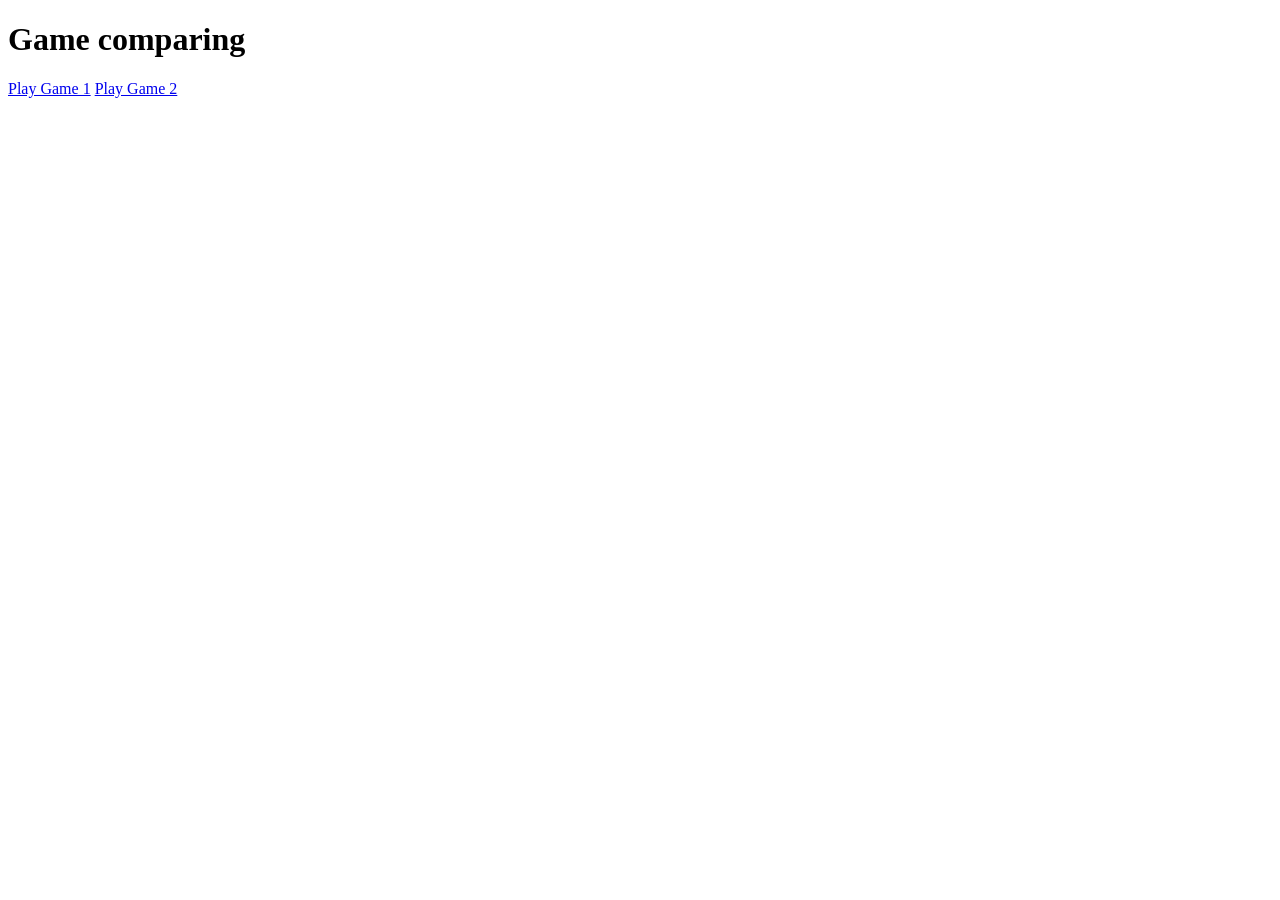
<file: index.html>
<!DOCTYPE html>
<html lang="en">
<head>
    <meta charset="UTF-8">
    <meta name="viewport" content="width=device-width, initial-scale=1.0">
    <title>Document</title>

</head>
<body>
    <h1>Game comparing</h1>
    <a href="/ProgramminCollege/game_KOV/game_cloude.html" target="_blank">Play Game 1</a>
    <a href="/ProgramminCollege/game2_KOV/game_grok.html" target="_blank">Play Game 2</a>
</body>
</html>
</file>
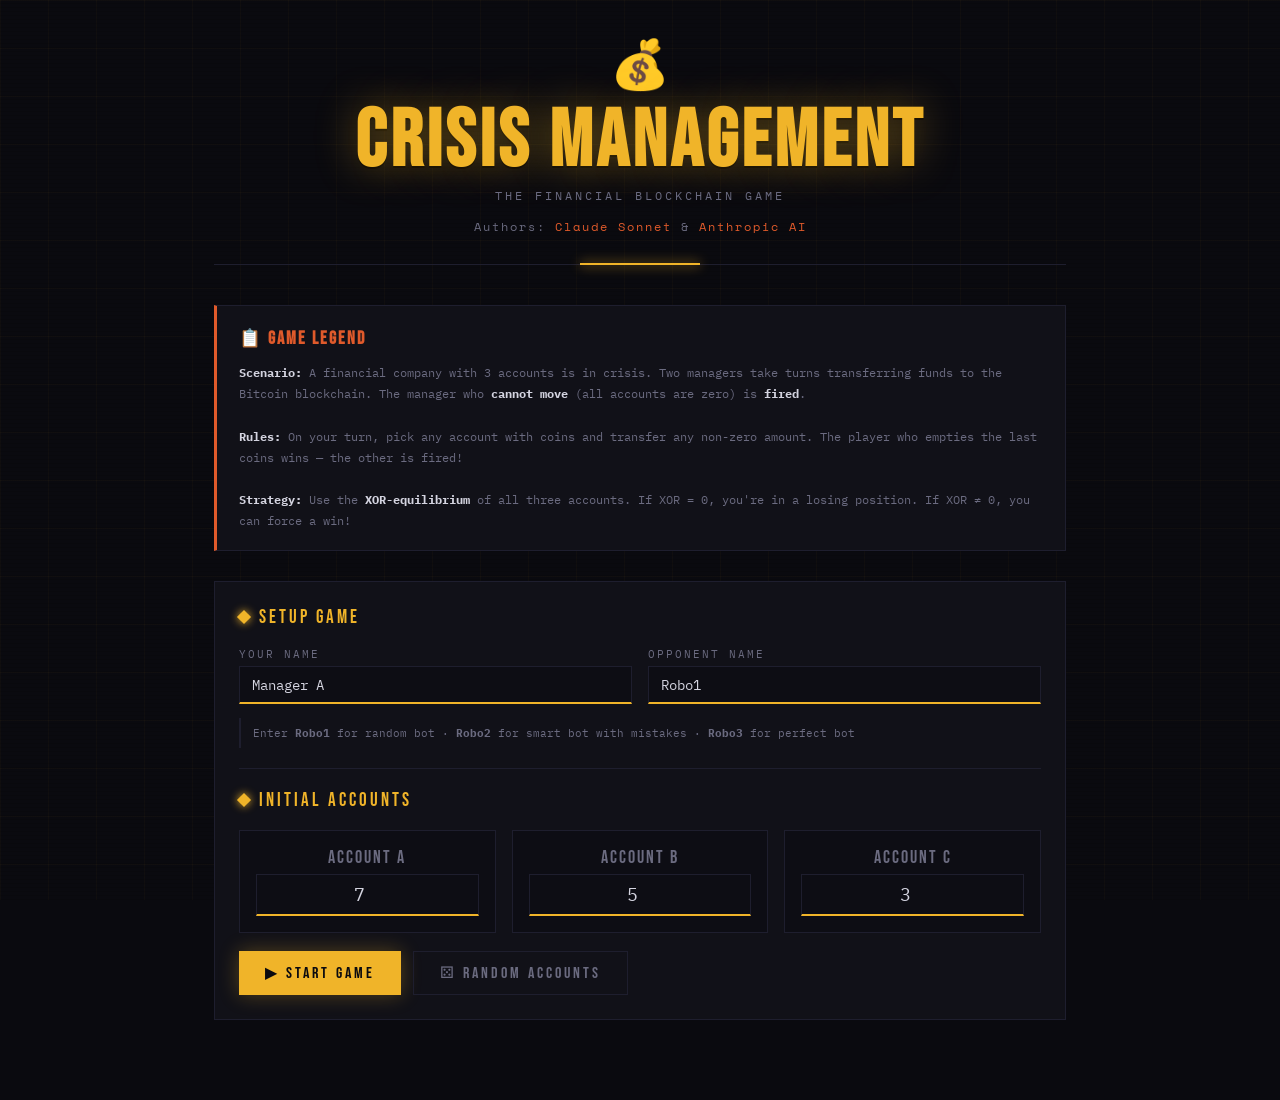
<file: game/index.html>
<!doctype html>
<html lang="en">
  <head>
    <meta charset="UTF-8" />
    <meta name="viewport" content="width=device-width, initial-scale=1.0" />
    <title>Crisis Management 💰</title>
    <link
      href="https://fonts.googleapis.com/css2?family=Bebas+Neue&family=IBM+Plex+Mono:wght@300;400;600&family=Space+Mono:wght@400;700&display=swap"
      rel="stylesheet"
    />
    <style>
      :root {
        --bg: #0a0a0f;
        --panel: #111118;
        --border: #1e1e2e;
        --accent: #f0b429;
        --accent2: #e05a2b;
        --safe: #2eb872;
        --danger: #e03b3b;
        --text: #d4d4e0;
        --muted: #6b6b80;
        --glow: 0 0 24px rgba(240, 180, 41, 0.18);
      }

      * {
        box-sizing: border-box;
        margin: 0;
        padding: 0;
      }

      body {
        background: var(--bg);
        color: var(--text);
        font-family: "IBM Plex Mono", monospace;
        min-height: 100vh;
        overflow-x: hidden;
        position: relative;
      }

      /* Animated grid background */
      body::before {
        content: "";
        position: fixed;
        inset: 0;
        background-image:
          linear-gradient(rgba(240, 180, 41, 0.03) 1px, transparent 1px),
          linear-gradient(90deg, rgba(240, 180, 41, 0.03) 1px, transparent 1px);
        background-size: 48px 48px;
        pointer-events: none;
        z-index: 0;
      }

      .scanline {
        position: fixed;
        inset: 0;
        background: repeating-linear-gradient(
          to bottom,
          transparent 0,
          transparent 3px,
          rgba(0, 0, 0, 0.08) 3px,
          rgba(0, 0, 0, 0.08) 4px
        );
        pointer-events: none;
        z-index: 1;
      }

      .container {
        position: relative;
        z-index: 2;
        max-width: 900px;
        margin: 0 auto;
        padding: 32px 24px 60px;
      }

      /* Header */
      header {
        text-align: center;
        margin-bottom: 40px;
        padding-bottom: 28px;
        border-bottom: 1px solid var(--border);
        position: relative;
      }

      header::after {
        content: "";
        position: absolute;
        bottom: -1px;
        left: 50%;
        transform: translateX(-50%);
        width: 120px;
        height: 2px;
        background: var(--accent);
        box-shadow: 0 0 12px var(--accent);
      }

      .coin-emoji {
        font-size: 3rem;
        display: block;
        margin-bottom: 8px;
        animation: float 3s ease-in-out infinite;
      }
      @keyframes float {
        0%,
        100% {
          transform: translateY(0);
        }
        50% {
          transform: translateY(-8px);
        }
      }

      h1 {
        font-family: "Bebas Neue", sans-serif;
        font-size: clamp(2.8rem, 8vw, 5rem);
        letter-spacing: 4px;
        color: var(--accent);
        text-shadow:
          0 0 40px rgba(240, 180, 41, 0.4),
          0 2px 0 rgba(0, 0, 0, 0.8);
        line-height: 1;
        margin-bottom: 6px;
      }

      .subtitle {
        font-size: 0.75rem;
        letter-spacing: 3px;
        text-transform: uppercase;
        color: var(--muted);
        margin-bottom: 14px;
      }

      h2.authors {
        font-family: "Space Mono", monospace;
        font-size: 0.78rem;
        color: var(--muted);
        letter-spacing: 2px;
        font-weight: 400;
      }
      h2.authors span {
        color: var(--accent2);
      }

      /* Legend */
      .legend {
        background: var(--panel);
        border: 1px solid var(--border);
        border-left: 3px solid var(--accent2);
        padding: 18px 22px;
        margin-bottom: 30px;
        font-size: 0.78rem;
        line-height: 1.7;
        color: var(--muted);
      }
      .legend h3 {
        font-family: "Bebas Neue", sans-serif;
        font-size: 1.1rem;
        letter-spacing: 2px;
        color: var(--accent2);
        margin-bottom: 8px;
      }
      .legend strong {
        color: var(--text);
      }

      /* Setup Panel */
      .panel {
        background: var(--panel);
        border: 1px solid var(--border);
        padding: 24px;
        margin-bottom: 20px;
      }

      .panel-title {
        font-family: "Bebas Neue", sans-serif;
        font-size: 1.2rem;
        letter-spacing: 3px;
        color: var(--accent);
        margin-bottom: 18px;
        display: flex;
        align-items: center;
        gap: 10px;
      }
      .panel-title::before {
        content: "";
        display: inline-block;
        width: 10px;
        height: 10px;
        background: var(--accent);
        transform: rotate(45deg);
        box-shadow: 0 0 8px var(--accent);
      }

      .field-row {
        display: flex;
        gap: 16px;
        flex-wrap: wrap;
        margin-bottom: 14px;
        align-items: center;
      }

      label {
        font-size: 0.7rem;
        letter-spacing: 2px;
        text-transform: uppercase;
        color: var(--muted);
        display: block;
        margin-bottom: 5px;
      }

      input[type="text"],
      input[type="number"] {
        background: #0d0d14;
        border: 1px solid var(--border);
        border-bottom: 2px solid var(--accent);
        color: var(--text);
        font-family: "IBM Plex Mono", monospace;
        font-size: 0.9rem;
        padding: 8px 12px;
        outline: none;
        transition:
          border-color 0.2s,
          box-shadow 0.2s;
        width: 100%;
      }
      input[type="text"]:focus,
      input[type="number"]:focus {
        border-color: var(--accent);
        box-shadow: 0 0 0 2px rgba(240, 180, 41, 0.12);
      }

      .field {
        flex: 1;
        min-width: 140px;
      }

      /* Accounts row */
      .accounts-row {
        display: grid;
        grid-template-columns: repeat(3, 1fr);
        gap: 16px;
        margin-bottom: 18px;
      }

      .account-card {
        background: #0d0d14;
        border: 1px solid var(--border);
        padding: 16px;
        text-align: center;
        position: relative;
        transition: border-color 0.2s;
      }
      .account-card.active-account {
        border-color: var(--accent);
        box-shadow: var(--glow);
      }

      .account-label {
        font-family: "Bebas Neue", sans-serif;
        font-size: 1.1rem;
        letter-spacing: 2px;
        color: var(--muted);
        margin-bottom: 6px;
      }

      .account-val {
        font-family: "Bebas Neue", sans-serif;
        font-size: 2.4rem;
        color: var(--accent);
        text-shadow: 0 0 16px rgba(240, 180, 41, 0.3);
        line-height: 1;
        margin-bottom: 8px;
      }

      .account-input {
        width: 100%;
        text-align: center;
        font-size: 1.1rem !important;
      }

      /* Buttons */
      .btn {
        font-family: "Bebas Neue", sans-serif;
        font-size: 1rem;
        letter-spacing: 3px;
        padding: 11px 26px;
        border: none;
        cursor: pointer;
        transition: all 0.18s;
        position: relative;
        overflow: hidden;
      }
      .btn::after {
        content: "";
        position: absolute;
        inset: 0;
        background: rgba(255, 255, 255, 0.06);
        opacity: 0;
        transition: opacity 0.15s;
      }
      .btn:hover::after {
        opacity: 1;
      }
      .btn:active {
        transform: scale(0.97);
      }

      .btn-primary {
        background: var(--accent);
        color: #0a0a0f;
        box-shadow: 0 0 20px rgba(240, 180, 41, 0.3);
      }
      .btn-primary:hover {
        box-shadow: 0 0 30px rgba(240, 180, 41, 0.5);
      }
      .btn-primary:disabled {
        opacity: 0.4;
        cursor: not-allowed;
        box-shadow: none;
      }

      .btn-danger {
        background: var(--accent2);
        color: #fff;
        box-shadow: 0 0 16px rgba(224, 90, 43, 0.3);
      }

      .btn-safe {
        background: var(--safe);
        color: #0a0a0f;
      }

      .btn-ghost {
        background: transparent;
        border: 1px solid var(--border);
        color: var(--muted);
      }
      .btn-ghost:hover {
        border-color: var(--accent);
        color: var(--accent);
      }

      .btn-row {
        display: flex;
        gap: 12px;
        flex-wrap: wrap;
      }

      /* Move controls */
      .move-section {
        display: flex;
        gap: 14px;
        align-items: flex-end;
        flex-wrap: wrap;
        margin-bottom: 16px;
      }

      /* Game log */
      .game-log {
        background: #060609;
        border: 1px solid var(--border);
        padding: 16px;
        height: 200px;
        overflow-y: auto;
        font-size: 0.75rem;
        line-height: 1.8;
        font-family: "Space Mono", monospace;
      }
      .game-log::-webkit-scrollbar {
        width: 4px;
      }
      .game-log::-webkit-scrollbar-track {
        background: transparent;
      }
      .game-log::-webkit-scrollbar-thumb {
        background: var(--border);
      }

      .log-entry {
        padding: 2px 0;
        border-bottom: 1px solid rgba(255, 255, 255, 0.03);
      }
      .log-entry.player {
        color: var(--safe);
      }
      .log-entry.bot {
        color: var(--accent);
      }
      .log-entry.system {
        color: var(--muted);
        font-style: italic;
      }
      .log-entry.winner {
        color: var(--accent);
        font-weight: 700;
        font-size: 0.85rem;
      }

      /* State display */
      .state-display {
        padding: 16px;
        background: #060609;
        border: 1px solid var(--border);
        margin-bottom: 14px;
        font-size: 0.8rem;
        line-height: 1.7;
      }

      .xor-display {
        font-family: "Bebas Neue", sans-serif;
        font-size: 1.8rem;
        letter-spacing: 3px;
        text-align: center;
        padding: 10px;
        margin-bottom: 14px;
      }
      .xor-zero {
        color: var(--danger);
        text-shadow: 0 0 16px rgba(224, 59, 59, 0.4);
      }
      .xor-nonzero {
        color: var(--safe);
        text-shadow: 0 0 16px rgba(46, 184, 114, 0.4);
      }

      .winner-banner {
        text-align: center;
        padding: 24px;
        background: linear-gradient(
          135deg,
          rgba(240, 180, 41, 0.1),
          rgba(224, 90, 43, 0.1)
        );
        border: 1px solid var(--accent);
        box-shadow: var(--glow);
        display: none;
        animation: popIn 0.4s cubic-bezier(0.34, 1.56, 0.64, 1);
      }
      @keyframes popIn {
        from {
          transform: scale(0.85);
          opacity: 0;
        }
        to {
          transform: scale(1);
          opacity: 1;
        }
      }
      .winner-banner.show {
        display: block;
      }
      .winner-name {
        font-family: "Bebas Neue", sans-serif;
        font-size: 3rem;
        letter-spacing: 4px;
        color: var(--accent);
        text-shadow: 0 0 30px rgba(240, 180, 41, 0.5);
      }
      .winner-sub {
        font-size: 0.75rem;
        letter-spacing: 3px;
        text-transform: uppercase;
        color: var(--muted);
        margin-top: 4px;
      }

      .turn-indicator {
        font-family: "Bebas Neue", sans-serif;
        font-size: 1rem;
        letter-spacing: 3px;
        padding: 8px 16px;
        display: inline-block;
      }
      .turn-player {
        background: rgba(46, 184, 114, 0.15);
        color: var(--safe);
        border: 1px solid var(--safe);
      }
      .turn-bot {
        background: rgba(240, 180, 41, 0.15);
        color: var(--accent);
        border: 1px solid var(--accent);
      }

      /* Tooltip / info box */
      .info-box {
        font-size: 0.7rem;
        color: var(--muted);
        padding: 8px 12px;
        border-left: 2px solid var(--border);
        margin-top: 8px;
      }

      .tag {
        display: inline-block;
        font-size: 0.6rem;
        letter-spacing: 2px;
        padding: 2px 8px;
        text-transform: uppercase;
      }
      .tag-robo {
        background: rgba(224, 90, 43, 0.15);
        color: var(--accent2);
        border: 1px solid var(--accent2);
      }
      .tag-human {
        background: rgba(46, 184, 114, 0.15);
        color: var(--safe);
        border: 1px solid var(--safe);
      }

      hr {
        border: none;
        border-top: 1px solid var(--border);
        margin: 20px 0;
      }

      @media (max-width: 600px) {
        .accounts-row {
          grid-template-columns: 1fr;
        }
        .field-row {
          flex-direction: column;
        }
      }
    </style>
  </head>
  <body>
    <div class="scanline"></div>
    <div class="container">
      <!-- HEADER -->
      <header>
        <span class="coin-emoji">💰</span>
        <h1>Crisis Management</h1>
        <p class="subtitle">The Financial Blockchain Game</p>
        <h2 class="authors">
          Authors: <span>Claude Sonnet</span> &amp; <span>Anthropic AI</span>
        </h2>
      </header>

      <!-- LEGEND -->
      <div class="legend">
        <h3>📋 Game Legend</h3>
        <strong>Scenario:</strong> A financial company with 3 accounts is in
        crisis. Two managers take turns transferring funds to the Bitcoin
        blockchain. The manager who <strong>cannot move</strong> (all accounts
        are zero) is <strong>fired</strong>.<br /><br />
        <strong>Rules:</strong> On your turn, pick any account with coins and
        transfer any non-zero amount. The player who empties the last coins wins
        — the other is fired!<br /><br />
        <strong>Strategy:</strong> Use the <strong>XOR-equilibrium</strong> of
        all three accounts. If XOR = 0, you're in a losing position. If XOR ≠ 0,
        you can force a win!
      </div>

      <!-- SETUP -->
      <div class="panel" id="setupPanel">
        <div class="panel-title">Setup Game</div>
        <div class="field-row">
          <div class="field">
            <label>Your Name</label>
            <input
              type="text"
              id="playerName"
              value="Manager A"
              placeholder="Your name"
            />
          </div>
          <div class="field">
            <label>Opponent Name</label>
            <input
              type="text"
              id="opponentName"
              value="Robo1"
              placeholder="Robo1 / Robo2 / Robo3 / human"
            />
          </div>
        </div>
        <div class="info-box">
          Enter <strong>Robo1</strong> for random bot ·
          <strong>Robo2</strong> for smart bot with mistakes ·
          <strong>Robo3</strong> for perfect bot
        </div>
        <hr />
        <div class="panel-title">Initial Accounts</div>
        <div class="accounts-row">
          <div class="account-card">
            <div class="account-label">Account A</div>
            <input
              type="number"
              class="account-input"
              id="initA"
              value="7"
              min="0"
            />
          </div>
          <div class="account-card">
            <div class="account-label">Account B</div>
            <input
              type="number"
              class="account-input"
              id="initB"
              value="5"
              min="0"
            />
          </div>
          <div class="account-card">
            <div class="account-label">Account C</div>
            <input
              type="number"
              class="account-input"
              id="initC"
              value="3"
              min="0"
            />
          </div>
        </div>
        <div class="btn-row">
          <button class="btn btn-primary" id="startBtn" onclick="startGame()">
            ▶ Start Game
          </button>
          <button class="btn btn-ghost" onclick="randomAccounts()">
            ⚄ Random Accounts
          </button>
        </div>
      </div>

      <!-- GAME AREA -->
      <div id="gameArea" style="display: none">
        <div class="panel">
          <div class="panel-title">Game State</div>

          <!-- Turn & XOR -->
          <div
            style="
              display: flex;
              gap: 12px;
              align-items: center;
              flex-wrap: wrap;
              margin-bottom: 14px;
            "
          >
            <div id="turnIndicator" class="turn-indicator turn-player">
              YOUR TURN
            </div>
            <div
              id="xorDisplay"
              class="xor-display xor-nonzero"
              style="
                margin: 0;
                font-size: 1.1rem;
                padding: 8px 16px;
                border: 1px solid var(--border);
              "
            >
              XOR = 0
            </div>
          </div>

          <!-- Accounts display -->
          <div class="accounts-row" id="accountsDisplay">
            <div class="account-card" id="cardA">
              <div class="account-label">Account A</div>
              <div class="account-val" id="valA">0</div>
            </div>
            <div class="account-card" id="cardB">
              <div class="account-label">Account B</div>
              <div class="account-val" id="valB">0</div>
            </div>
            <div class="account-card" id="cardC">
              <div class="account-label">Account C</div>
              <div class="account-val" id="valC">0</div>
            </div>
          </div>

          <!-- Move controls -->
          <div class="move-section">
            <div class="field" style="min-width: 120px">
              <label>Choose Account</label>
              <select
                id="chooseAccount"
                style="
                  background: #0d0d14;
                  border: 1px solid var(--border);
                  border-bottom: 2px solid var(--accent);
                  color: var(--text);
                  font-family: &quot;IBM Plex Mono&quot;, monospace;
                  font-size: 0.9rem;
                  padding: 8px 12px;
                  outline: none;
                  width: 100%;
                "
              >
                <option value="0">Account A</option>
                <option value="1">Account B</option>
                <option value="2">Account C</option>
              </select>
            </div>
            <div class="field" style="min-width: 100px">
              <label>Amount to Transfer</label>
              <input
                type="number"
                id="moveAmount"
                value="1"
                min="1"
                placeholder="Amount"
              />
            </div>
            <button class="btn btn-primary" id="moveBtn" onclick="playerMove()">
              ⚡ Transfer
            </button>
          </div>

          <div class="btn-row">
            <button class="btn btn-ghost" onclick="resetGame()">
              ↺ New Game
            </button>
            <button class="btn btn-ghost" onclick="showHint()">💡 Hint</button>
          </div>

          <div
            id="hintBox"
            class="info-box"
            style="display: none; margin-top: 10px"
          ></div>
        </div>

        <!-- Winner banner -->
        <div class="winner-banner" id="winnerBanner">
          <div class="winner-name" id="winnerName">WINNER</div>
          <div class="winner-sub" id="winnerSub">is NOT fired</div>
          <br />
          <button
            class="btn btn-primary"
            style="margin-top: 10px"
            onclick="resetGame()"
          >
            ▶ Play Again
          </button>
        </div>

        <!-- Log -->
        <div class="panel">
          <div class="panel-title">Transaction Log</div>
          <div class="game-log" id="gameLog"></div>
        </div>
      </div>
    </div>

    <script>
      // ============================================================
      //  IoC Architecture: event-driven, dependency-injected bots
      // ============================================================

      // --- Core game state (single source of truth) ---
      const state = {
        accounts: [0, 0, 0],
        currentPlayer: 0, // 0 = human, 1 = bot
        playerName: "",
        opponentName: "",
        botType: null, // 'robo1' | 'robo2' | 'robo3' | null
        gameOver: false,
        moveCount: 0,
      };

      // --- Equilibrium function: XOR-sum of all accounts ---
      function equilibrium(a, b, c) {
        return a ^ b ^ c;
      }

      // --- Bot Strategy Injection (IoC: strategies are plugged in) ---

      // Robot1: random valid moves
      const Robot1 = {
        name: "Robot1",
        makeMove(accounts) {
          const nonEmpty = accounts
            .map((v, i) => ({ v, i }))
            .filter((x) => x.v > 0);
          if (nonEmpty.length === 0) return null;
          const pick = nonEmpty[Math.floor(Math.random() * nonEmpty.length)];
          const amount = Math.floor(Math.random() * pick.v) + 1;
          return { account: pick.i, amount };
        },
      };

      // Robot2: tries smart move but sometimes makes mistakes (~30% error rate)
      const Robot2 = {
        name: "Robot2",
        makeMove(accounts) {
          // 30% chance of random mistake
          if (Math.random() < 0.3) return Robot1.makeMove(accounts);
          return smartMove(accounts) || Robot1.makeMove(accounts);
        },
      };

      // Robot3: perfect play, no mistakes
      const Robot3 = {
        name: "Robot3",
        makeMove(accounts) {
          return smartMove(accounts) || Robot1.makeMove(accounts);
        },
      };

      // Smart move: Nim optimal strategy using XOR
      function smartMove(accounts) {
        const xor = equilibrium(...accounts);
        if (xor === 0) {
          // Losing position: make the longest move (take 1 from largest)
          const maxIdx = accounts.indexOf(Math.max(...accounts));
          if (accounts[maxIdx] === 0) return null;
          return { account: maxIdx, amount: 1 };
        }
        // Winning: find account where (account XOR xor) < account
        for (let i = 0; i < 3; i++) {
          const target = accounts[i] ^ xor;
          if (target < accounts[i]) {
            return { account: i, amount: accounts[i] - target };
          }
        }
        return null;
      }

      // Bot registry (IoC: resolved by name at runtime)
      function resolveBot(name) {
        const n = name.toLowerCase().trim();
        if (n === "robo1") return Robot1;
        if (n === "robo2") return Robot2;
        if (n === "robo3") return Robot3;
        return null;
      }

      // ============================================================
      //  Game Controller
      // ============================================================

      function startGame() {
        const pName =
          document.getElementById("playerName").value.trim() || "Player";
        const oName =
          document.getElementById("opponentName").value.trim() || "Robo1";
        const a = parseInt(document.getElementById("initA").value) || 0;
        const b = parseInt(document.getElementById("initB").value) || 0;
        const c = parseInt(document.getElementById("initC").value) || 0;

        if (a === 0 && b === 0 && c === 0) {
          alert("Please set at least one non-zero account!");
          return;
        }

        state.accounts = [a, b, c];
        state.playerName = pName;
        state.opponentName = oName;
        state.botType = resolveBot(oName);
        state.currentPlayer = 0;
        state.gameOver = false;
        state.moveCount = 0;

        document.getElementById("setupPanel").style.display = "none";
        document.getElementById("gameArea").style.display = "block";
        document.getElementById("winnerBanner").classList.remove("show");
        document.getElementById("gameLog").innerHTML = "";
        document.getElementById("hintBox").style.display = "none";

        logEntry(`⚡ Game started! ${pName} vs ${oName}`, "system");
        logEntry(
          `📊 Accounts: A=${a}, B=${b}, C=${c} | XOR=${equilibrium(a, b, c)}`,
          "system",
        );
        renderState();
      }

      function renderState() {
        const [a, b, c] = state.accounts;
        document.getElementById("valA").textContent = a;
        document.getElementById("valB").textContent = b;
        document.getElementById("valC").textContent = c;

        const xor = equilibrium(a, b, c);
        const xorEl = document.getElementById("xorDisplay");
        xorEl.textContent = `XOR = ${xor}`;
        xorEl.className =
          "xor-display " + (xor === 0 ? "xor-zero" : "xor-nonzero");

        const turnEl = document.getElementById("turnIndicator");
        if (!state.gameOver) {
          if (state.currentPlayer === 0) {
            turnEl.textContent = `${state.playerName}'s TURN`;
            turnEl.className = "turn-indicator turn-player";
          } else {
            turnEl.textContent = `${state.opponentName}'s TURN`;
            turnEl.className = "turn-indicator turn-bot";
          }
        }

        document.getElementById("moveBtn").disabled =
          state.gameOver || state.currentPlayer !== 0;
      }

      function applyMove(playerIndex, accountIdx, amount) {
        state.accounts[accountIdx] -= amount;
        state.moveCount++;

        const who = playerIndex === 0 ? state.playerName : state.opponentName;
        const accName = ["A", "B", "C"][accountIdx];
        const cls = playerIndex === 0 ? "player" : "bot";
        logEntry(
          `${who} → transferred ${amount} from Account ${accName} | Remaining: [${state.accounts.join(", ")}] | XOR=${equilibrium(...state.accounts)}`,
          cls,
        );
      }

      function checkGameOver() {
        if (state.accounts.every((v) => v === 0)) {
          // Current player can't move → they lose
          const loser = state.currentPlayer;
          const winner = loser === 0 ? 1 : 0;
          const winnerName = winner === 0 ? state.playerName : state.opponentName;
          const loserName = loser === 0 ? state.playerName : state.opponentName;

          state.gameOver = true;
          document.getElementById("winnerName").textContent = winnerName;
          document.getElementById("winnerSub").textContent =
            `${loserName} is FIRED! 🔥`;
          document.getElementById("winnerBanner").classList.add("show");
          document.getElementById("turnIndicator").textContent = "GAME OVER";
          document.getElementById("moveBtn").disabled = true;
          logEntry(`🏆 ${winnerName} WINS! ${loserName} is fired!`, "winner");
          return true;
        }
        return false;
      }

      function switchTurn() {
        state.currentPlayer = state.currentPlayer === 0 ? 1 : 0;
      }

      // Human move
      function playerMove() {
        if (state.gameOver || state.currentPlayer !== 0) return;

        const accIdx = parseInt(document.getElementById("chooseAccount").value);
        const amount = parseInt(document.getElementById("moveAmount").value);

        if (isNaN(amount) || amount <= 0) {
          alert("Enter a positive amount!");
          return;
        }
        if (amount > state.accounts[accIdx]) {
          alert(
            `Account ${["A", "B", "C"][accIdx]} only has ${state.accounts[accIdx]} coins!`,
          );
          return;
        }

        document.getElementById("hintBox").style.display = "none";
        applyMove(0, accIdx, amount);
        renderState();
        if (checkGameOver()) return;

        switchTurn();
        renderState();

        // Bot moves after short delay
        if (state.botType) {
          document.getElementById("moveBtn").disabled = true;
          setTimeout(botTurn, 900);
        }
      }

      // Bot move
      function botTurn() {
        if (state.gameOver || state.currentPlayer !== 1) return;

        const move = state.botType.makeMove([...state.accounts]);
        if (!move) {
          checkGameOver();
          return;
        }

        applyMove(1, move.account, move.amount);
        renderState();
        if (checkGameOver()) return;

        switchTurn();
        renderState();
        document.getElementById("moveBtn").disabled = false;
      }

      // Hint: show optimal move for human
      function showHint() {
        const hintBox = document.getElementById("hintBox");
        const move = smartMove([...state.accounts]);
        const xor = equilibrium(...state.accounts);
        if (!move) {
          hintBox.innerHTML = `⚠️ XOR = ${xor} (=0). You're in a <strong>losing position</strong> if opponent plays perfectly. Try to delay by taking 1 from any account.`;
        } else {
          const accName = ["A", "B", "C"][move.account];
          hintBox.innerHTML = `💡 XOR = ${xor} ≠ 0 → <strong>winning position!</strong> Transfer <strong>${move.amount}</strong> from Account <strong>${accName}</strong> to reach XOR=0.`;
        }
        hintBox.style.display = "block";
      }

      function resetGame() {
        document.getElementById("setupPanel").style.display = "block";
        document.getElementById("gameArea").style.display = "none";
        document.getElementById("winnerBanner").classList.remove("show");
      }

      function randomAccounts() {
        document.getElementById("initA").value =
          Math.floor(Math.random() * 9) + 1;
        document.getElementById("initB").value =
          Math.floor(Math.random() * 9) + 1;
        document.getElementById("initC").value =
          Math.floor(Math.random() * 9) + 1;
      }

      function logEntry(msg, type = "system") {
        const log = document.getElementById("gameLog");
        const div = document.createElement("div");
        div.className = `log-entry ${type}`;
        const ts = new Date().toLocaleTimeString("en", {
          hour12: false,
          hour: "2-digit",
          minute: "2-digit",
          second: "2-digit",
        });
        div.textContent = `[${ts}] ${msg}`;
        log.appendChild(div);
        log.scrollTop = log.scrollHeight;
      }

      // Keyboard shortcut: Enter = transfer
      document.addEventListener("keydown", (e) => {
        if (e.key === "Enter" && !state.gameOver && state.currentPlayer === 0) {
          playerMove();
        }
      });
    </script>
  </body>
</html>
</file>
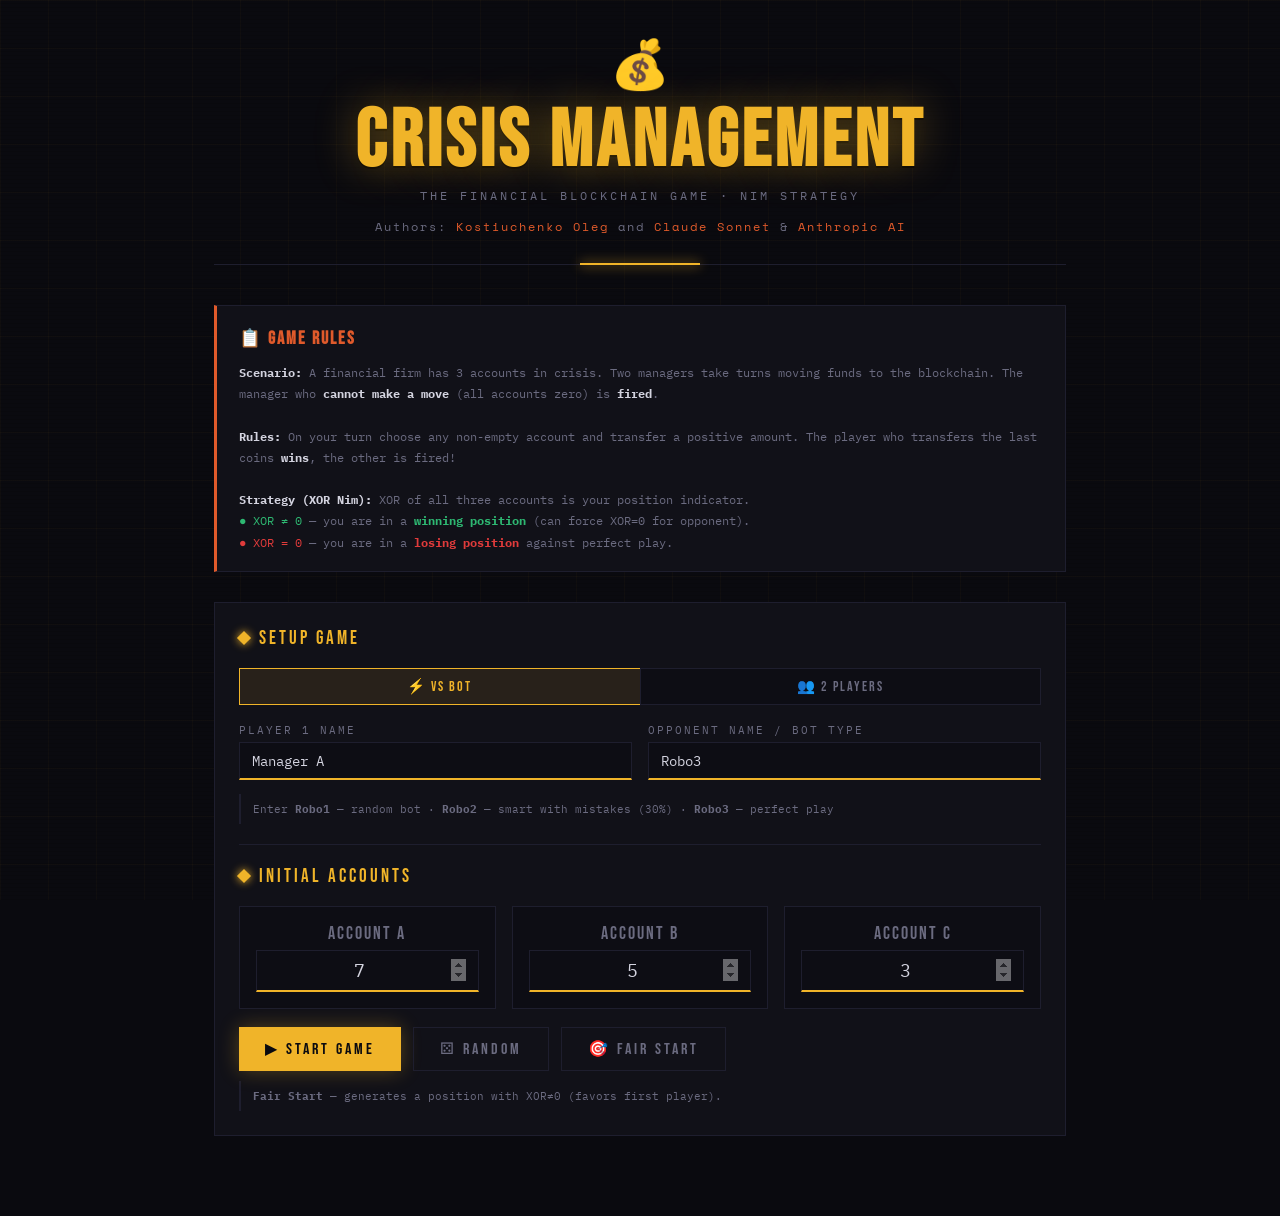
<file: game/game_cloude.html>
<!doctype html>
<html lang="en">

<head>
  <meta charset="UTF-8" />
  <meta name="viewport" content="width=device-width, initial-scale=1.0" />
  <title>Crisis Management 💰</title>
  <link
    href="https://fonts.googleapis.com/css2?family=Bebas+Neue&family=IBM+Plex+Mono:wght@300;400;600&family=Space+Mono:wght@400;700&display=swap"
    rel="stylesheet" />
  <script src="javascript_cloud.js"></script>
  <link rel="stylesheet" href="style_cloud.css" />
</head>

<body>
  <div class="scanline"></div>
  <div class="container">

    <!-- HEADER -->
    <header>
      <span class="coin-emoji">💰</span>
      <h1>Crisis Management</h1>
      <p class="subtitle">The Financial Blockchain Game · Nim Strategy</p>
      <h2 class="authors">Authors: <span>Kostiuchenko Oleg</span> and <span>Claude Sonnet</span> &amp; <span>Anthropic AI</span></h2>
    </header>

    <!-- LEGEND -->
    <div class="legend">
      <h3>📋 Game Rules</h3>
      <strong>Scenario:</strong> A financial firm has 3 accounts in crisis.
      Two managers take turns moving funds to the blockchain. The manager who
      <strong>cannot make a move</strong> (all accounts zero) is <strong>fired</strong>.<br /><br />
      <strong>Rules:</strong> On your turn choose any non-empty account and transfer a positive amount.
      The player who transfers the last coins <strong>wins</strong>, the other is fired!<br /><br />
      <strong>Strategy (XOR Nim):</strong>
      XOR of all three accounts is your position indicator.<br />
      <span style="color:var(--safe)">● XOR ≠ 0</span> — you are in a <strong style="color:var(--safe)">winning
        position</strong> (can force XOR=0 for opponent).<br />
      <span style="color:var(--danger)">● XOR = 0</span> — you are in a <strong style="color:var(--danger)">losing
        position</strong> against perfect play.
    </div>

    <!-- SETUP -->
    <div class="panel" id="setupPanel">
      <div class="panel-title">Setup Game</div>

      <!-- Mode selector -->
      <div class="mode-tabs" id="modeTabs">
        <div class="mode-tab active" onclick="selectMode('bot')" id="tab-bot">⚡ VS Bot</div>
        <div class="mode-tab" onclick="selectMode('pvp')" id="tab-pvp">👥 2 Players</div>
      </div>

      <div class="field-row">
        <div class="field">
          <label>Player 1 Name</label>
          <input type="text" id="playerName" value="Manager A" placeholder="Your name" />
        </div>
        <div class="field">
          <label id="opp-label">Opponent Name / Bot Type</label>
          <input type="text" id="opponentName" value="Robo3" placeholder="Robo1 / Robo2 / Robo3 / name" />
        </div>
      </div>
      <div class="info-box" id="botInfo">
        Enter <strong>Robo1</strong> — random bot &middot;
        <strong>Robo2</strong> — smart with mistakes (30%) &middot;
        <strong>Robo3</strong> — perfect play
      </div>

      <hr />
      <div class="panel-title">Initial Accounts</div>
      <div class="accounts-row">
        <div class="account-card">
          <div class="account-label">Account A</div>
          <input type="number" class="account-input" id="initA" value="7" min="0" max="99" />
        </div>
        <div class="account-card">
          <div class="account-label">Account B</div>
          <input type="number" class="account-input" id="initB" value="5" min="0" max="99" />
        </div>
        <div class="account-card">
          <div class="account-label">Account C</div>
          <input type="number" class="account-input" id="initC" value="3" min="0" max="99" />
        </div>
      </div>

      <div class="btn-row">
        <button class="btn btn-primary" onclick="startGame()">▶ Start Game</button>
        <button class="btn btn-ghost" onclick="randomAccounts()">⚄ Random</button>
        <button class="btn btn-ghost" onclick="randomAccounts(true)">🎯 Fair Start</button>
      </div>
      <div class="info-box" style="margin-top:10px">
        <strong>Fair Start</strong> — generates a position with XOR≠0 (favors first player).
      </div>
    </div>

    <!-- GAME AREA -->
    <div id="gameArea" style="display:none">
      <div class="panel">
        <div class="panel-title">Game State</div>

        <!-- Scoreboard -->
        <div class="scoreboard">
          <div class="score-item">
            <div class="score-label" id="p1-score-label">Player 1</div>
            <div class="score-val" id="p1-score">0</div>
          </div>
          <div class="score-item" style="flex:0.5;display:flex;align-items:center;justify-content:center;">
            <div style="font-family:'Bebas Neue',sans-serif;font-size:1.5rem;color:var(--muted)">VS</div>
          </div>
          <div class="score-item">
            <div class="score-label" id="p2-score-label">Player 2</div>
            <div class="score-val" id="p2-score">0</div>
          </div>
        </div>

        <!-- Turn & XOR -->
        <div style="display:flex;gap:12px;align-items:center;flex-wrap:wrap;margin-bottom:14px">
          <div id="turnIndicator" class="turn-indicator turn-player">YOUR TURN</div>
          <div id="xorDisplay" class="xor-display xor-nonzero">XOR = 0</div>
          <div id="moveCount" style="font-size:0.7rem;color:var(--muted);letter-spacing:2px">MOVES: 0</div>
        </div>

        <!-- Accounts (clickable) -->
        <div class="accounts-row" id="accountsDisplay">
          <div class="account-card selected-account" id="cardA" onclick="selectAccount(0)">
            <div class="account-label">Account A</div>
            <div class="account-val" id="valA">0</div>
          </div>
          <div class="account-card" id="cardB" onclick="selectAccount(1)">
            <div class="account-label">Account B</div>
            <div class="account-val" id="valB">0</div>
          </div>
          <div class="account-card" id="cardC" onclick="selectAccount(2)">
            <div class="account-label">Account C</div>
            <div class="account-val" id="valC">0</div>
          </div>
        </div>

        <!-- Move controls -->
        <div class="move-section">
          <div class="field" style="min-width:200px">
            <label>Transfer Amount</label>
            <div class="slider-row">
              <input type="range" id="moveSlider" min="1" max="1" value="1" oninput="syncAmount('slider')" />
              <input type="number" id="moveAmount" value="1" min="1" style="width:90px;flex-shrink:0"
                oninput="syncAmount('input')" />
            </div>
            <div class="quick-btns" id="quickBtns">
              <button class="quick-btn" onclick="setQuick(1)">1</button>
              <button class="quick-btn" onclick="setQuick('half')">½</button>
              <button class="quick-btn" onclick="setQuick('all')">ALL</button>
            </div>
          </div>
          <button class="btn btn-primary" id="moveBtn" onclick="playerMove()">⚡ Transfer</button>
        </div>

        <div class="btn-row">
          <button class="btn btn-ghost" onclick="resetGame()">↺ New Game</button>
          <button class="btn btn-ghost" id="hintBtn" onclick="showHint()">💡 Hint</button>
          <button class="btn btn-ghost" onclick="undoMove()" id="undoBtn" style="display:none">↩ Undo</button>
        </div>

        <div id="hintBox" class="info-box" style="display:none;margin-top:10px"></div>
      </div>

      <!-- Winner banner -->
      <div class="winner-banner" id="winnerBanner">
        <div class="winner-name" id="winnerName">WINNER</div>
        <div class="winner-sub" id="winnerSub">is NOT fired</div>
        <br />
        <button class="btn btn-primary" style="margin-top:10px" onclick="resetGame()">▶ Play Again</button>
      </div>

      <!-- Log -->
      <div class="panel">
        <div class="panel-title">Transaction Log</div>
        <div class="game-log" id="gameLog"></div>
      </div>
    </div>
  </div>
</body>

</html>
</file>
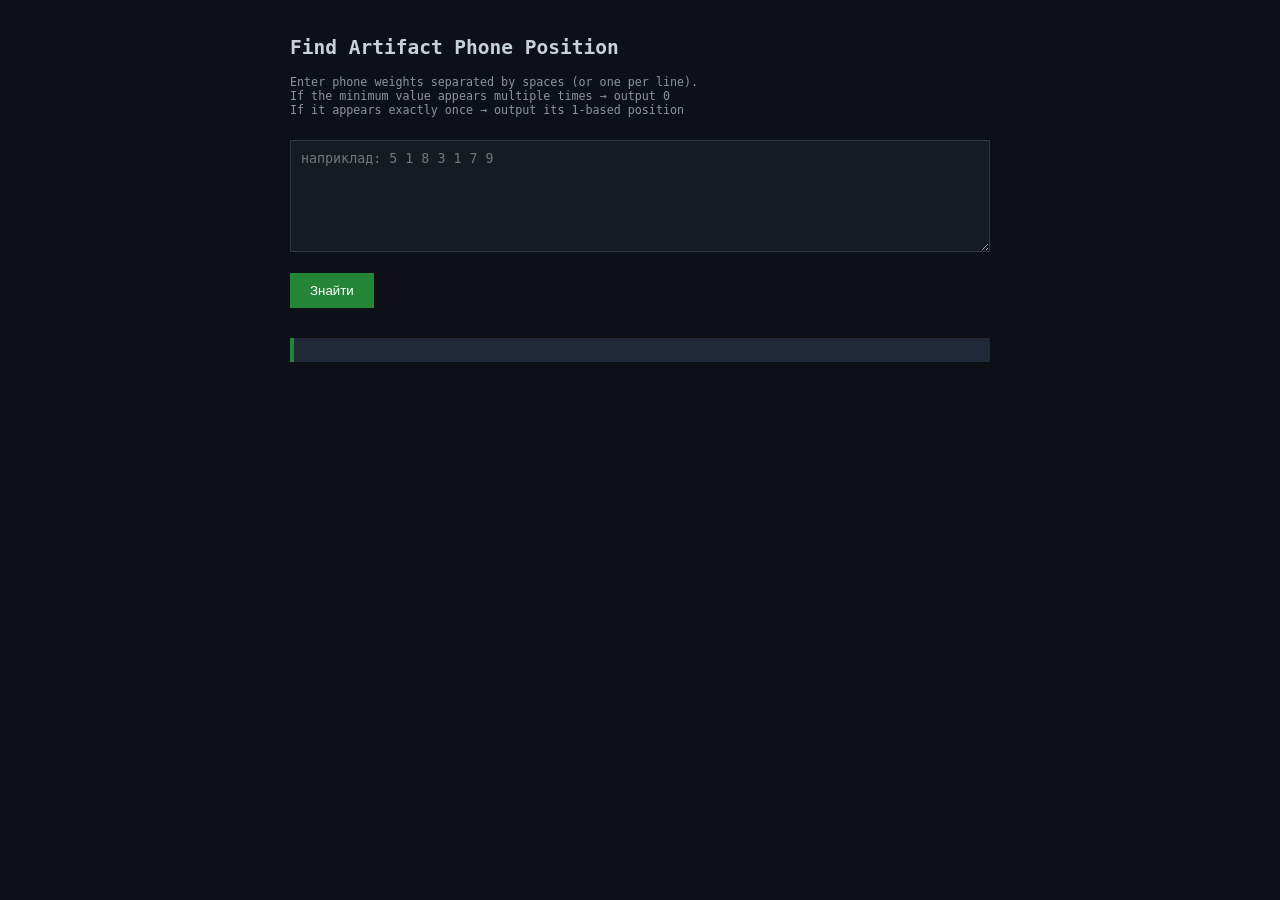
<file: KOV/aiphone_KOV.html>
<!doctype html>
<html lang="uk">
  <head>
    <meta charset="UTF-8" />
    <title>Minimum Element Position</title>
    <style>
      body {
        font-family: monospace;
        background: #0d1117;
        color: #c9d1d9;
        padding: 20px;
        max-width: 700px;
        margin: 0 auto;
      }
      textarea,
      input {
        background: #161b22;
        color: #c9d1d9;
        border: 1px solid #30363d;
        padding: 10px;
        font-family: monospace;
        width: 100%;
        box-sizing: border-box;
        margin: 8px 0;
      }
      button {
        background: #238636;
        color: white;
        border: none;
        padding: 10px 20px;
        cursor: pointer;
        margin: 10px 0;
      }
      button:hover {
        background: #2ea043;
      }
      #result {
        font-size: 1.3em;
        margin-top: 20px;
        padding: 12px;
        background: #1f2937;
        border-left: 4px solid #238636;
      }
      .info {
        color: #8b949e;
        font-size: 0.9em;
        margin: 15px 0;
      }
    </style>
  </head>
  <body>
    <h2>Find Artifact Phone Position</h2>
    <p class="info">
      Enter phone weights separated by spaces (or one per line).<br />
      If the minimum value appears multiple times → output 0<br />
      If it appears exactly once → output its 1-based position
    </p>

    <textarea
      id="numbers"
      rows="6"
      placeholder="наприклад: 5 1 8 3 1 7 9"
    ></textarea>

    <button onclick="findMinPosition()">Знайти</button>

    <div id="result"></div>

    <script>
      function findMinPosition() {
        const input = document.getElementById("numbers").value.trim();
        const resultDiv = document.getElementById("result");

        if (!input) {
          resultDiv.textContent = "0";
          return;
        }

        const arr = input
          .split(/\s+/)
          .map((n) => n.trim())
          .filter((n) => n !== "")
          .map(Number);

        if (arr.length === 0 || arr.some(isNaN)) {
          resultDiv.textContent = "Помилка: введи лише числа";
          return;
        }

        let min = arr[0];
        let pos = 1;
        let duplicates = 1;

        for (let i = 1; i < arr.length; i++) {
          const num = arr[i];
          if (num < min) {
            min = num;
            pos = i + 1;
            duplicates = 1;
          } else if (num === min) {
            duplicates++;
          }
        }

        if (duplicates === 1) {
          resultDiv.textContent = pos;
        } else {
          resultDiv.textContent = "0";
        }
      }
    </script>
  </body>
</html>
</file>
<file: game/style_cloud.css>
:root {
    --bg: #0a0a0f;
    --panel: #111118;
    --border: #1e1e2e;
    --accent: #f0b429;
    --accent2: #e05a2b;
    --safe: #2eb872;
    --danger: #e03b3b;
    --text: #d4d4e0;
    --muted: #6b6b80;
    --glow: 0 0 24px rgba(240, 180, 41, 0.18);
}

* {
    box-sizing: border-box;
    margin: 0;
    padding: 0;
}

body {
    background: var(--bg);
    color: var(--text);
    font-family: "IBM Plex Mono", monospace;
    min-height: 100vh;
    overflow-x: hidden;
    position: relative;
}

body::before {
    content: "";
    position: fixed;
    inset: 0;
    background-image:
        linear-gradient(rgba(240, 180, 41, 0.03) 1px, transparent 1px),
        linear-gradient(90deg, rgba(240, 180, 41, 0.03) 1px, transparent 1px);
    background-size: 48px 48px;
    pointer-events: none;
    z-index: 0;
}

.scanline {
    position: fixed;
    inset: 0;
    background: repeating-linear-gradient(to bottom, transparent 0, transparent 3px, rgba(0, 0, 0, 0.08) 3px, rgba(0, 0, 0, 0.08) 4px);
    pointer-events: none;
    z-index: 1;
}

.container {
    position: relative;
    z-index: 2;
    max-width: 900px;
    margin: 0 auto;
    padding: 32px 24px 60px;
}

/* Header */
header {
    text-align: center;
    margin-bottom: 40px;
    padding-bottom: 28px;
    border-bottom: 1px solid var(--border);
    position: relative;
}

header::after {
    content: "";
    position: absolute;
    bottom: -1px;
    left: 50%;
    transform: translateX(-50%);
    width: 120px;
    height: 2px;
    background: var(--accent);
    box-shadow: 0 0 12px var(--accent);
}

.coin-emoji {
    font-size: 3rem;
    display: block;
    margin-bottom: 8px;
    animation: float 3s ease-in-out infinite;
}

@keyframes float {

    0%,
    100% {
        transform: translateY(0);
    }

    50% {
        transform: translateY(-8px);
    }
}

h1 {
    font-family: "Bebas Neue", sans-serif;
    font-size: clamp(2.8rem, 8vw, 5rem);
    letter-spacing: 4px;
    color: var(--accent);
    text-shadow: 0 0 40px rgba(240, 180, 41, 0.4), 0 2px 0 rgba(0, 0, 0, 0.8);
    line-height: 1;
    margin-bottom: 6px;
}

.subtitle {
    font-size: 0.75rem;
    letter-spacing: 3px;
    text-transform: uppercase;
    color: var(--muted);
    margin-bottom: 14px;
}

h2.authors {
    font-family: "Space Mono", monospace;
    font-size: 0.78rem;
    color: var(--muted);
    letter-spacing: 2px;
    font-weight: 400;
}

h2.authors span {
    color: var(--accent2);
}

/* Legend */
.legend {
    background: var(--panel);
    border: 1px solid var(--border);
    border-left: 3px solid var(--accent2);
    padding: 18px 22px;
    margin-bottom: 30px;
    font-size: 0.78rem;
    line-height: 1.7;
    color: var(--muted);
}

.legend h3 {
    font-family: "Bebas Neue", sans-serif;
    font-size: 1.1rem;
    letter-spacing: 2px;
    color: var(--accent2);
    margin-bottom: 8px;
}

.legend strong {
    color: var(--text);
}

/* Panel */
.panel {
    background: var(--panel);
    border: 1px solid var(--border);
    padding: 24px;
    margin-bottom: 20px;
}

.panel-title {
    font-family: "Bebas Neue", sans-serif;
    font-size: 1.2rem;
    letter-spacing: 3px;
    color: var(--accent);
    margin-bottom: 18px;
    display: flex;
    align-items: center;
    gap: 10px;
}

.panel-title::before {
    content: "";
    display: inline-block;
    width: 10px;
    height: 10px;
    background: var(--accent);
    transform: rotate(45deg);
    box-shadow: 0 0 8px var(--accent);
}

.field-row {
    display: flex;
    gap: 16px;
    flex-wrap: wrap;
    margin-bottom: 14px;
    align-items: center;
}

label {
    font-size: 0.7rem;
    letter-spacing: 2px;
    text-transform: uppercase;
    color: var(--muted);
    display: block;
    margin-bottom: 5px;
}

input[type="text"],
input[type="number"],
select {
    background: #0d0d14;
    border: 1px solid var(--border);
    border-bottom: 2px solid var(--accent);
    color: var(--text);
    font-family: "IBM Plex Mono", monospace;
    font-size: 0.9rem;
    padding: 8px 12px;
    outline: none;
    transition: border-color 0.2s, box-shadow 0.2s;
    width: 100%;
}

input:focus,
select:focus {
    border-color: var(--accent);
    box-shadow: 0 0 0 2px rgba(240, 180, 41, 0.12);
}

/* Disable chrome number spinners for cleaner look */
input[type=number]::-webkit-inner-spin-button,
input[type=number]::-webkit-outer-spin-button {
    opacity: 0.4;
}

.field {
    flex: 1;
    min-width: 140px;
}

/* Accounts */
.accounts-row {
    display: grid;
    grid-template-columns: repeat(3, 1fr);
    gap: 16px;
    margin-bottom: 18px;
}

.account-card {
    background: #0d0d14;
    border: 1px solid var(--border);
    padding: 16px;
    text-align: center;
    position: relative;
    transition: border-color 0.2s, box-shadow 0.2s;
    cursor: pointer;
}

.account-card:hover:not(.account-empty) {
    border-color: var(--accent);
}

.account-card.selected-account {
    border-color: var(--accent);
    box-shadow: var(--glow);
}

.account-card.account-empty {
    opacity: 0.4;
    cursor: not-allowed;
}

.account-label {
    font-family: "Bebas Neue", sans-serif;
    font-size: 1.1rem;
    letter-spacing: 2px;
    color: var(--muted);
    margin-bottom: 6px;
}

.account-val {
    font-family: "Bebas Neue", sans-serif;
    font-size: 2.4rem;
    color: var(--accent);
    text-shadow: 0 0 16px rgba(240, 180, 41, 0.3);
    line-height: 1;
    margin-bottom: 8px;
    transition: transform 0.2s;
}

.account-val.changed {
    animation: pop 0.3s ease;
}

@keyframes pop {
    0% {
        transform: scale(1.4);
    }

    100% {
        transform: scale(1);
    }
}

.account-input {
    width: 100%;
    text-align: center;
    font-size: 1.1rem !important;
}

/* Buttons */
.btn {
    font-family: "Bebas Neue", sans-serif;
    font-size: 1rem;
    letter-spacing: 3px;
    padding: 11px 26px;
    border: none;
    cursor: pointer;
    transition: all 0.18s;
    position: relative;
    overflow: hidden;
}

.btn::after {
    content: "";
    position: absolute;
    inset: 0;
    background: rgba(255, 255, 255, 0.06);
    opacity: 0;
    transition: opacity 0.15s;
}

.btn:hover::after {
    opacity: 1;
}

.btn:active {
    transform: scale(0.97);
}

.btn-primary {
    background: var(--accent);
    color: #0a0a0f;
    box-shadow: 0 0 20px rgba(240, 180, 41, 0.3);
}

.btn-primary:hover {
    box-shadow: 0 0 30px rgba(240, 180, 41, 0.5);
}

.btn-primary:disabled {
    opacity: 0.35;
    cursor: not-allowed;
    box-shadow: none;
}

.btn-danger {
    background: var(--accent2);
    color: #fff;
    box-shadow: 0 0 16px rgba(224, 90, 43, 0.3);
}

.btn-safe {
    background: var(--safe);
    color: #0a0a0f;
}

.btn-ghost {
    background: transparent;
    border: 1px solid var(--border);
    color: var(--muted);
}

.btn-ghost:hover {
    border-color: var(--accent);
    color: var(--accent);
}

.btn-row {
    display: flex;
    gap: 12px;
    flex-wrap: wrap;
}

/* Move controls */
.move-section {
    display: flex;
    gap: 14px;
    align-items: flex-end;
    flex-wrap: wrap;
    margin-bottom: 16px;
}

/* Amount slider */
.slider-row {
    display: flex;
    gap: 10px;
    align-items: center;
}

.slider-row input[type=range] {
    flex: 1;
    -webkit-appearance: none;
    background: var(--border);
    height: 4px;
    border: none;
    outline: none;
    border-radius: 2px;
    padding: 0;
}

.slider-row input[type=range]::-webkit-slider-thumb {
    -webkit-appearance: none;
    width: 16px;
    height: 16px;
    background: var(--accent);
    border-radius: 50%;
    cursor: pointer;
    box-shadow: 0 0 8px rgba(240, 180, 41, 0.5);
}

/* Quick amount buttons */
.quick-btns {
    display: flex;
    gap: 6px;
    flex-wrap: wrap;
    margin-top: 8px;
}

.quick-btn {
    font-family: "Bebas Neue", sans-serif;
    font-size: 0.85rem;
    letter-spacing: 1px;
    padding: 4px 10px;
    background: transparent;
    border: 1px solid var(--border);
    color: var(--muted);
    cursor: pointer;
    transition: all 0.15s;
}

.quick-btn:hover {
    border-color: var(--accent);
    color: var(--accent);
}

/* Game log */
.game-log {
    background: #060609;
    border: 1px solid var(--border);
    padding: 16px;
    height: 200px;
    overflow-y: auto;
    font-size: 0.75rem;
    line-height: 1.8;
    font-family: "Space Mono", monospace;
}

.game-log::-webkit-scrollbar {
    width: 4px;
}

.game-log::-webkit-scrollbar-track {
    background: transparent;
}

.game-log::-webkit-scrollbar-thumb {
    background: var(--border);
}

.log-entry {
    padding: 2px 0;
    border-bottom: 1px solid rgba(255, 255, 255, 0.03);
}

.log-entry.player {
    color: var(--safe);
}

.log-entry.bot {
    color: var(--accent);
}

.log-entry.p2 {
    color: #a78bfa;
}

.log-entry.system {
    color: var(--muted);
    font-style: italic;
}

.log-entry.winner {
    color: var(--accent);
    font-weight: 700;
    font-size: 0.85rem;
}

/* XOR display */
.xor-display {
    font-family: "Bebas Neue", sans-serif;
    font-size: 1.1rem;
    letter-spacing: 3px;
    padding: 8px 16px;
    border: 1px solid var(--border);
    transition: all 0.3s;
}

.xor-zero {
    color: var(--danger);
    border-color: rgba(224, 59, 59, 0.3);
    text-shadow: 0 0 16px rgba(224, 59, 59, 0.4);
}

.xor-nonzero {
    color: var(--safe);
    border-color: rgba(46, 184, 114, 0.3);
    text-shadow: 0 0 16px rgba(46, 184, 114, 0.4);
}

.winner-banner {
    text-align: center;
    padding: 24px;
    background: linear-gradient(135deg, rgba(240, 180, 41, 0.1), rgba(224, 90, 43, 0.1));
    border: 1px solid var(--accent);
    box-shadow: var(--glow);
    display: none;
    animation: popIn 0.4s cubic-bezier(0.34, 1.56, 0.64, 1);
}

@keyframes popIn {
    from {
        transform: scale(0.85);
        opacity: 0;
    }

    to {
        transform: scale(1);
        opacity: 1;
    }
}

.winner-banner.show {
    display: block;
}

.winner-name {
    font-family: "Bebas Neue", sans-serif;
    font-size: 3rem;
    letter-spacing: 4px;
    color: var(--accent);
    text-shadow: 0 0 30px rgba(240, 180, 41, 0.5);
}

.winner-sub {
    font-size: 0.75rem;
    letter-spacing: 3px;
    text-transform: uppercase;
    color: var(--muted);
    margin-top: 4px;
}

.turn-indicator {
    font-family: "Bebas Neue", sans-serif;
    font-size: 1rem;
    letter-spacing: 3px;
    padding: 8px 16px;
    display: inline-block;
    transition: all 0.3s;
}

.turn-player {
    background: rgba(46, 184, 114, 0.15);
    color: var(--safe);
    border: 1px solid var(--safe);
}

.turn-bot {
    background: rgba(240, 180, 41, 0.15);
    color: var(--accent);
    border: 1px solid var(--accent);
}

.turn-p2 {
    background: rgba(167, 139, 250, 0.15);
    color: #a78bfa;
    border: 1px solid #a78bfa;
}

.turn-thinking {
    animation: blink 0.7s step-end infinite;
}

@keyframes blink {
    50% {
        opacity: 0.4;
    }
}

.info-box {
    font-size: 0.7rem;
    color: var(--muted);
    padding: 8px 12px;
    border-left: 2px solid var(--border);
    margin-top: 8px;
}

.info-box.hint-win {
    border-color: var(--safe);
    color: var(--safe);
}

.info-box.hint-lose {
    border-color: var(--danger);
    color: #ff8080;
}

hr {
    border: none;
    border-top: 1px solid var(--border);
    margin: 20px 0;
}

/* Score board */
.scoreboard {
    display: flex;
    gap: 12px;
    margin-bottom: 16px;
}

.score-item {
    flex: 1;
    background: #0d0d14;
    border: 1px solid var(--border);
    padding: 10px 14px;
    text-align: center;
}

.score-label {
    font-size: 0.65rem;
    letter-spacing: 2px;
    text-transform: uppercase;
    color: var(--muted);
    margin-bottom: 4px;
}

.score-val {
    font-family: "Bebas Neue", sans-serif;
    font-size: 1.8rem;
    color: var(--accent);
}

/* Mode tabs */
.mode-tabs {
    display: flex;
    gap: 0;
    margin-bottom: 18px;
}

.mode-tab {
    flex: 1;
    padding: 9px;
    text-align: center;
    font-family: "Bebas Neue", sans-serif;
    font-size: 0.9rem;
    letter-spacing: 2px;
    background: #0d0d14;
    border: 1px solid var(--border);
    color: var(--muted);
    cursor: pointer;
    transition: all 0.2s;
}

.mode-tab:first-child {
    border-right: none;
}

.mode-tab.active {
    background: rgba(240, 180, 41, 0.1);
    color: var(--accent);
    border-color: var(--accent);
}

@media (max-width: 600px) {
    .accounts-row {
        grid-template-columns: 1fr;
    }

    .field-row {
        flex-direction: column;
    }

    .scoreboard {
        flex-direction: column;
    }
}
</file>
